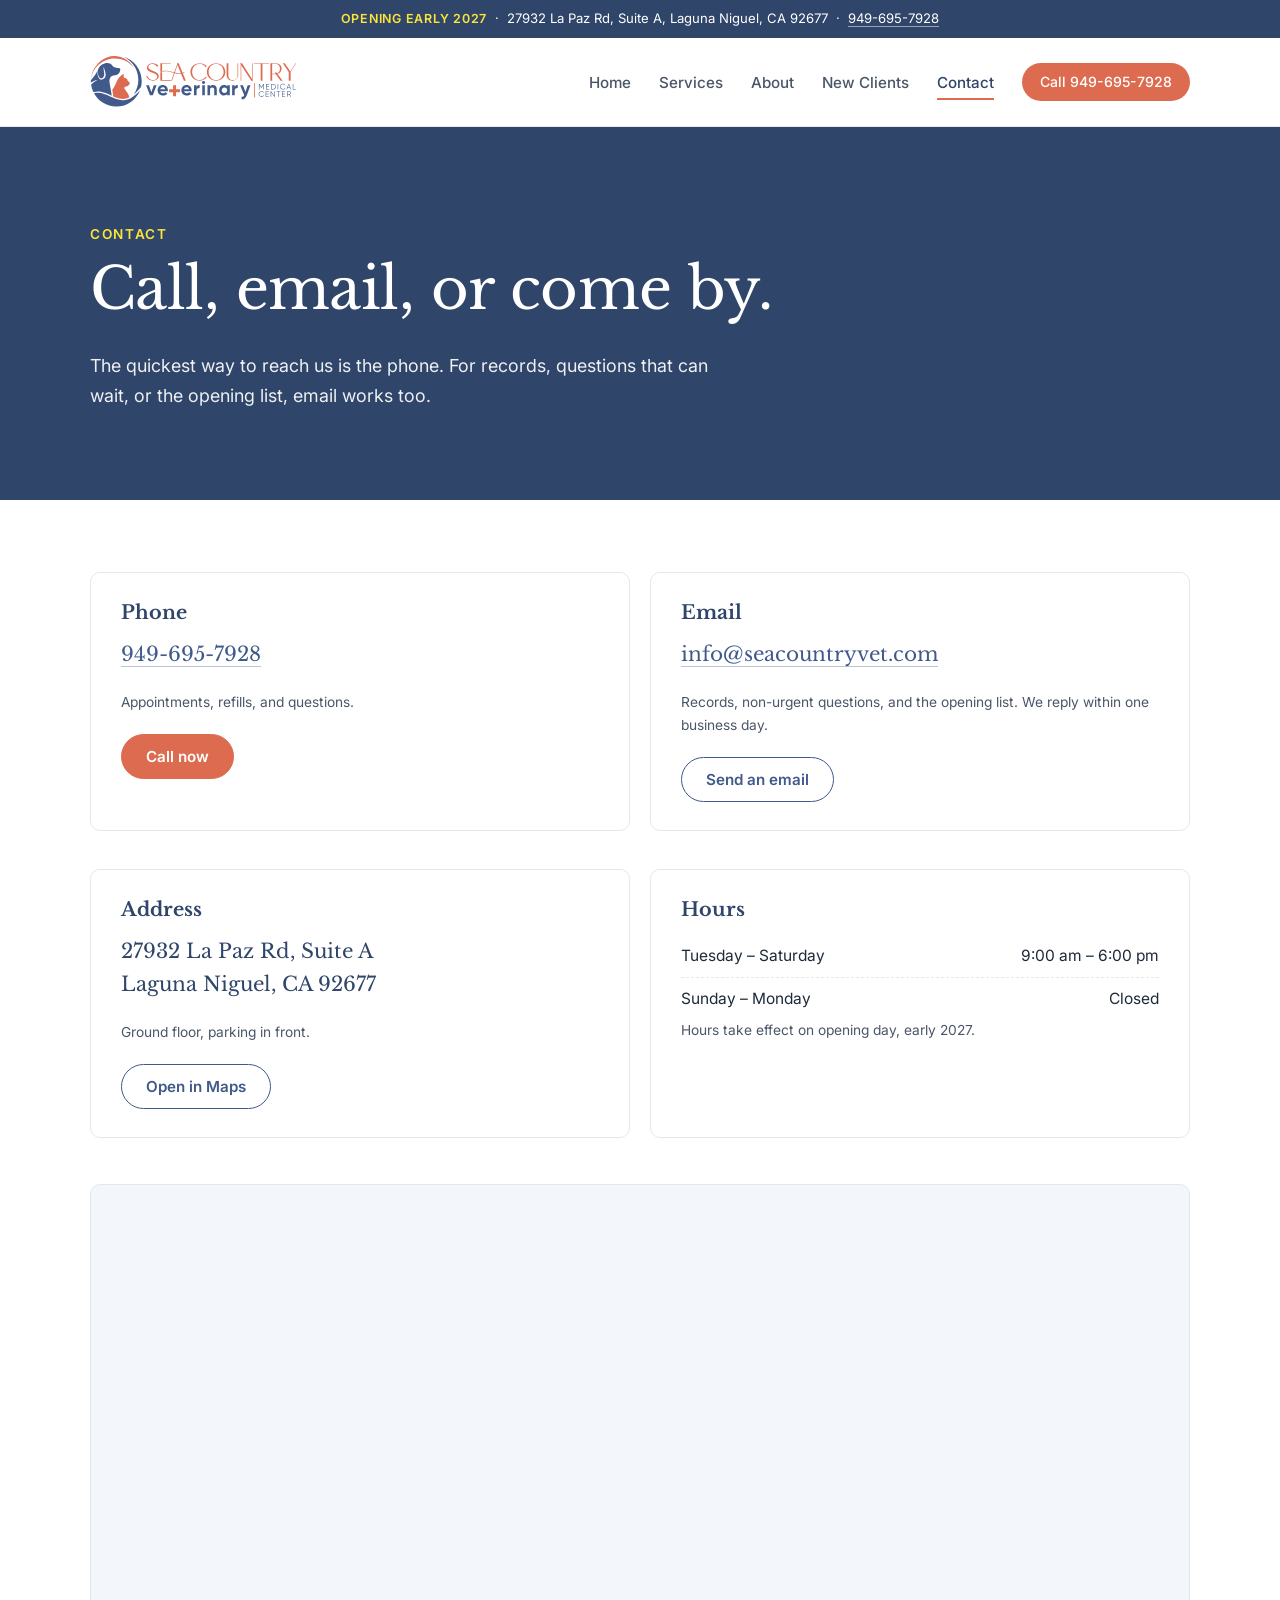
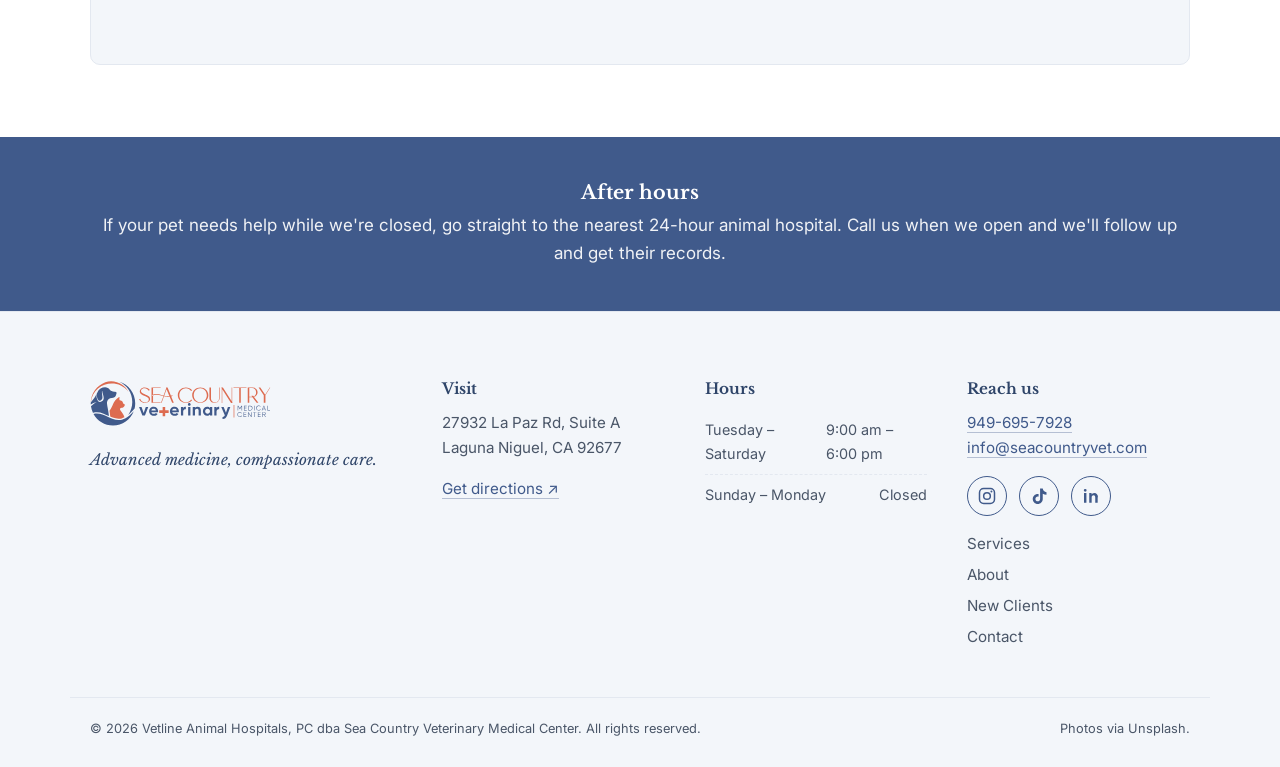
<file: contact.html>
<!DOCTYPE html>
<html lang="en">
<head>
<meta charset="UTF-8">
<meta name="viewport" content="width=device-width, initial-scale=1">
<title>Contact · Sea Country VMC</title>
<meta name="description" content="Phone, email, address, hours, and directions for Sea Country Veterinary Medical Center, 27932 La Paz Rd, Suite A, Laguna Niguel, CA 92677.">
<meta property="og:site_name" content="Sea Country Veterinary Medical Center">
<meta property="og:title" content="Contact · Sea Country VMC">
<meta property="og:description" content="Phone, email, address, hours, and directions for Sea Country Veterinary Medical Center, 27932 La Paz Rd, Suite A, Laguna Niguel, CA 92677.">
<meta property="og:image" content="https://static.wixstatic.com/media/da62e5_be3b20c76bf7468c872ce3744f5e3cf6~mv2.jpg/v1/fill/w_1200,h_630,al_c,q_80,enc_auto/da62e5_be3b20c76bf7468c872ce3744f5e3cf6~mv2.jpg">
<meta property="og:type" content="website">
<meta name="theme-color" content="#405A8B">
<link rel="icon" href="data:image/svg+xml,%3Csvg xmlns='http://www.w3.org/2000/svg' viewBox='0 0 64 64'%3E%3Crect width='64' height='64' rx='14' fill='%23405A8B'/%3E%3Cpath d='M26 14h12v12h12v12H38v12H26V38H14V26h12z' fill='%23DD6B50'/%3E%3C/svg%3E">
<link rel="preconnect" href="https://fonts.googleapis.com">
<link rel="preconnect" href="https://fonts.gstatic.com" crossorigin>
<link rel="preconnect" href="https://static.wixstatic.com">
<link href="https://fonts.googleapis.com/css2?family=Inter:wght@400;500;600&family=Libre+Baskerville:ital,wght@0,400;0,700;1,400&display=swap" rel="stylesheet">
<link rel="stylesheet" href="assets/style.css">
<script type="application/ld+json">
{"@context":"https://schema.org","@type":"VeterinaryCare","name":"Sea Country Veterinary Medical Center","telephone":"+19496957928","email":"info@seacountryvet.com","image":"https://static.wixstatic.com/media/da62e5_be3b20c76bf7468c872ce3744f5e3cf6~mv2.jpg/v1/fill/w_1200,h_630,al_c,q_80,enc_auto/da62e5_be3b20c76bf7468c872ce3744f5e3cf6~mv2.jpg",
 "address":{"@type":"PostalAddress","streetAddress":"27932 La Paz Rd, Suite A","addressLocality":"Laguna Niguel","addressRegion":"CA","postalCode":"92677","addressCountry":"US"},
 "openingHoursSpecification":[{"@type":"OpeningHoursSpecification","dayOfWeek":["Tuesday","Wednesday","Thursday","Friday","Saturday"],"opens":"09:00","closes":"18:00"}]}
</script>
</head>
<body>
<a class="skip" href="#main">Skip to content</a>
<div class="ribbon"><strong>Opening early 2027</strong> &nbsp;·&nbsp; 27932 La Paz Rd, Suite A, Laguna Niguel, CA 92677 &nbsp;·&nbsp; <a href="tel:+19496957928">949-695-7928</a></div>
<header class="header">
  <div class="wrap bar">
    <a class="brand" href="index.html"><img class="logo" src="assets/logo.svg" alt="Sea Country Veterinary Medical Center" width="241" height="74"></a>
    <nav class="nav" aria-label="Primary">
      <button class="burger" aria-expanded="false" aria-controls="menu" aria-label="Open menu"><span></span><span></span><span></span></button>
      <ul id="menu">
        <li><a href="index.html">Home</a></li><li><a href="services.html">Services</a></li><li><a href="about.html">About</a></li><li><a href="new-clients.html">New Clients</a></li><li><a href="contact.html" aria-current=page>Contact</a></li>
        <li class="cta"><a class="btn btn-coral" href="tel:+19496957928">Call 949-695-7928</a></li>
      </ul>
    </nav>
  </div>
</header>
<main id="main">

<section class="page-hero" style="background-image:url('https://static.wixstatic.com/media/da62e5_be3b20c76bf7468c872ce3744f5e3cf6~mv2.jpg/v1/fill/w_2000,h_1000,al_c,q_80,enc_auto/da62e5_be3b20c76bf7468c872ce3744f5e3cf6~mv2.jpg');background-position:center 30%">
  <div class="wrap page-hero-in">
    <p class="eyebrow light">Contact</p>
    <h1>Call, email, or come by.</h1>
    <p class="lede">The quickest way to reach us is the phone. For records, questions that can wait, or the opening list, email works too.</p>
  </div>
</section>

<section class="section">
  <div class="wrap contact-grid">
    <div class="card">
      <h3>Phone</h3>
      <p class="big"><a class="link" href="tel:+19496957928">949-695-7928</a></p>
      <p class="fine">Appointments, refills, and questions.</p>
      <a class="btn btn-coral" href="tel:+19496957928">Call now</a>
    </div>
    <div class="card">
      <h3>Email</h3>
      <p class="big"><a class="link" href="mailto:info@seacountryvet.com">info@seacountryvet.com</a></p>
      <p class="fine">Records, non-urgent questions, and the opening list. We reply within one business day.</p>
      <a class="btn btn-ghost" href="mailto:info@seacountryvet.com">Send an email</a>
    </div>
    <div class="card">
      <h3>Address</h3>
      <p class="big">27932 La Paz Rd, Suite A<br>Laguna Niguel, CA 92677</p>
      <p class="fine">Ground floor, parking in front.</p>
      <a class="btn btn-ghost" href="https://www.google.com/maps/search/?api=1&query=27932+La+Paz+Rd+Suite+A+Laguna+Niguel+CA+92677" target="_blank" rel="noopener">Open in Maps</a>
    </div>
    <div class="card">
      <h3>Hours</h3>
      <div class="row"><span>Tuesday – Saturday</span><span>9:00 am – 6:00 pm</span></div><div class="row"><span>Sunday – Monday</span><span>Closed</span></div>
      <p class="fine">Hours take effect on opening day, early 2027.</p>
    </div>
  </div>
  <div class="wrap">
    <div class="map-frame">
      <iframe title="Map to Sea Country Veterinary Medical Center" loading="lazy" referrerpolicy="no-referrer-when-downgrade" src="https://www.google.com/maps?q=27932+La+Paz+Rd+Suite+A,+Laguna+Niguel,+CA+92677&output=embed"></iframe>
    </div>
  </div>
</section>
<section class="band">
  <div class="wrap center">
    <h3>After hours</h3>
    <p>If your pet needs help while we're closed, go straight to the nearest 24-hour animal hospital. Call us when we open and we'll follow up and get their records.</p>
  </div>
</section>
</main>
<footer class="footer">
  <div class="wrap grid4">
    <div>
      <a class="brand" href="index.html"><img class="logo" src="assets/logo.svg" alt="Sea Country Veterinary Medical Center" width="241" height="74"></a>
      <p class="tag">Advanced medicine, compassionate care.</p>
    </div>
    <div>
      <h4>Visit</h4>
      <p>27932 La Paz Rd, Suite A<br>Laguna Niguel, CA 92677</p>
      <a class="link" href="https://www.google.com/maps/search/?api=1&query=27932+La+Paz+Rd+Suite+A+Laguna+Niguel+CA+92677" target="_blank" rel="noopener">Get directions ↗</a>
    </div>
    <div>
      <h4>Hours</h4>
      <div class="hours"><div class="row"><span>Tuesday – Saturday</span><span>9:00 am – 6:00 pm</span></div><div class="row"><span>Sunday – Monday</span><span>Closed</span></div></div>
    </div>
    <div>
      <h4>Reach us</h4>
      <p><a class="link" href="tel:+19496957928">949-695-7928</a><br><a class="link" href="mailto:info@seacountryvet.com">info@seacountryvet.com</a></p>
      <div class="social"><a href="https://www.instagram.com/seacountryvet" target="_blank" rel="noopener" aria-label="Sea Country on Instagram"><svg viewBox="0 0 24 24" aria-hidden="true"><rect x="3" y="3" width="18" height="18" rx="5" fill="none" stroke="currentColor" stroke-width="1.8"/><circle cx="12" cy="12" r="4" fill="none" stroke="currentColor" stroke-width="1.8"/><circle cx="17.3" cy="6.7" r="1.2" fill="currentColor"/></svg></a><a href="https://www.tiktok.com/@seacountryvet" target="_blank" rel="noopener" aria-label="Sea Country on TikTok"><svg viewBox="0 0 24 24" aria-hidden="true"><path d="M16.5 3c.4 2.6 2 4.2 4.5 4.4v3.2c-1.7 0-3.2-.5-4.5-1.4v6.3c0 3.3-2.7 6-6 6s-6-2.7-6-6 2.7-6 6-6c.3 0 .7 0 1 .1v3.3c-.3-.1-.6-.2-1-.2-1.5 0-2.8 1.3-2.8 2.8s1.3 2.8 2.8 2.8 2.8-1.3 2.8-2.8V3h3.2z" fill="currentColor"/></svg></a><a href="https://www.linkedin.com/company/144075186/" target="_blank" rel="noopener" aria-label="Sea Country on LinkedIn"><svg viewBox="0 0 24 24" aria-hidden="true"><path d="M6.5 8.5H3.6V20h2.9V8.5zM5.05 3.5a1.7 1.7 0 1 0 0 3.4 1.7 1.7 0 0 0 0-3.4zM20.4 13.6c0-3.3-1.8-5.3-4.4-5.3-1.7 0-2.8.9-3.3 1.8V8.5H9.9V20h2.9v-6c0-1.7.7-2.8 2.2-2.8 1.4 0 2.1 1 2.1 2.8v6h2.9v-6.4h.4z" fill="currentColor"/></svg></a></div>
      <ul class="flinks"><li><a href="services.html">Services</a></li><li><a href="about.html">About</a></li><li><a href="new-clients.html">New Clients</a></li><li><a href="contact.html">Contact</a></li></ul>
    </div>
  </div>
  <div class="wrap legal">
    <span>© 2026 Vetline Animal Hospitals, PC dba Sea Country Veterinary Medical Center. All rights reserved.</span>
    <span>Photos via Unsplash.</span>
  </div>
</footer>
<dialog id="opening-list" class="modal" aria-labelledby="ol-title">
  <div class="modal-head">
    <div><p class="eyebrow">Opening early 2027</p><h3 id="ol-title">Join the opening list</h3></div>
    <button type="button" class="modal-close" aria-label="Close">&times;</button>
  </div>
  <div class="modal-body"><p class="fine">Loading…</p></div>
</dialog>
<script type="module" src="assets/openlist.js"></script>
<script>
(function(){
  var b=document.querySelector('.burger'),m=document.getElementById('menu');
  if(!b)return;b.addEventListener('click',function(){var o=m.classList.toggle('open');b.setAttribute('aria-expanded',o);});
})();
</script>
</body>
</html>
</file>
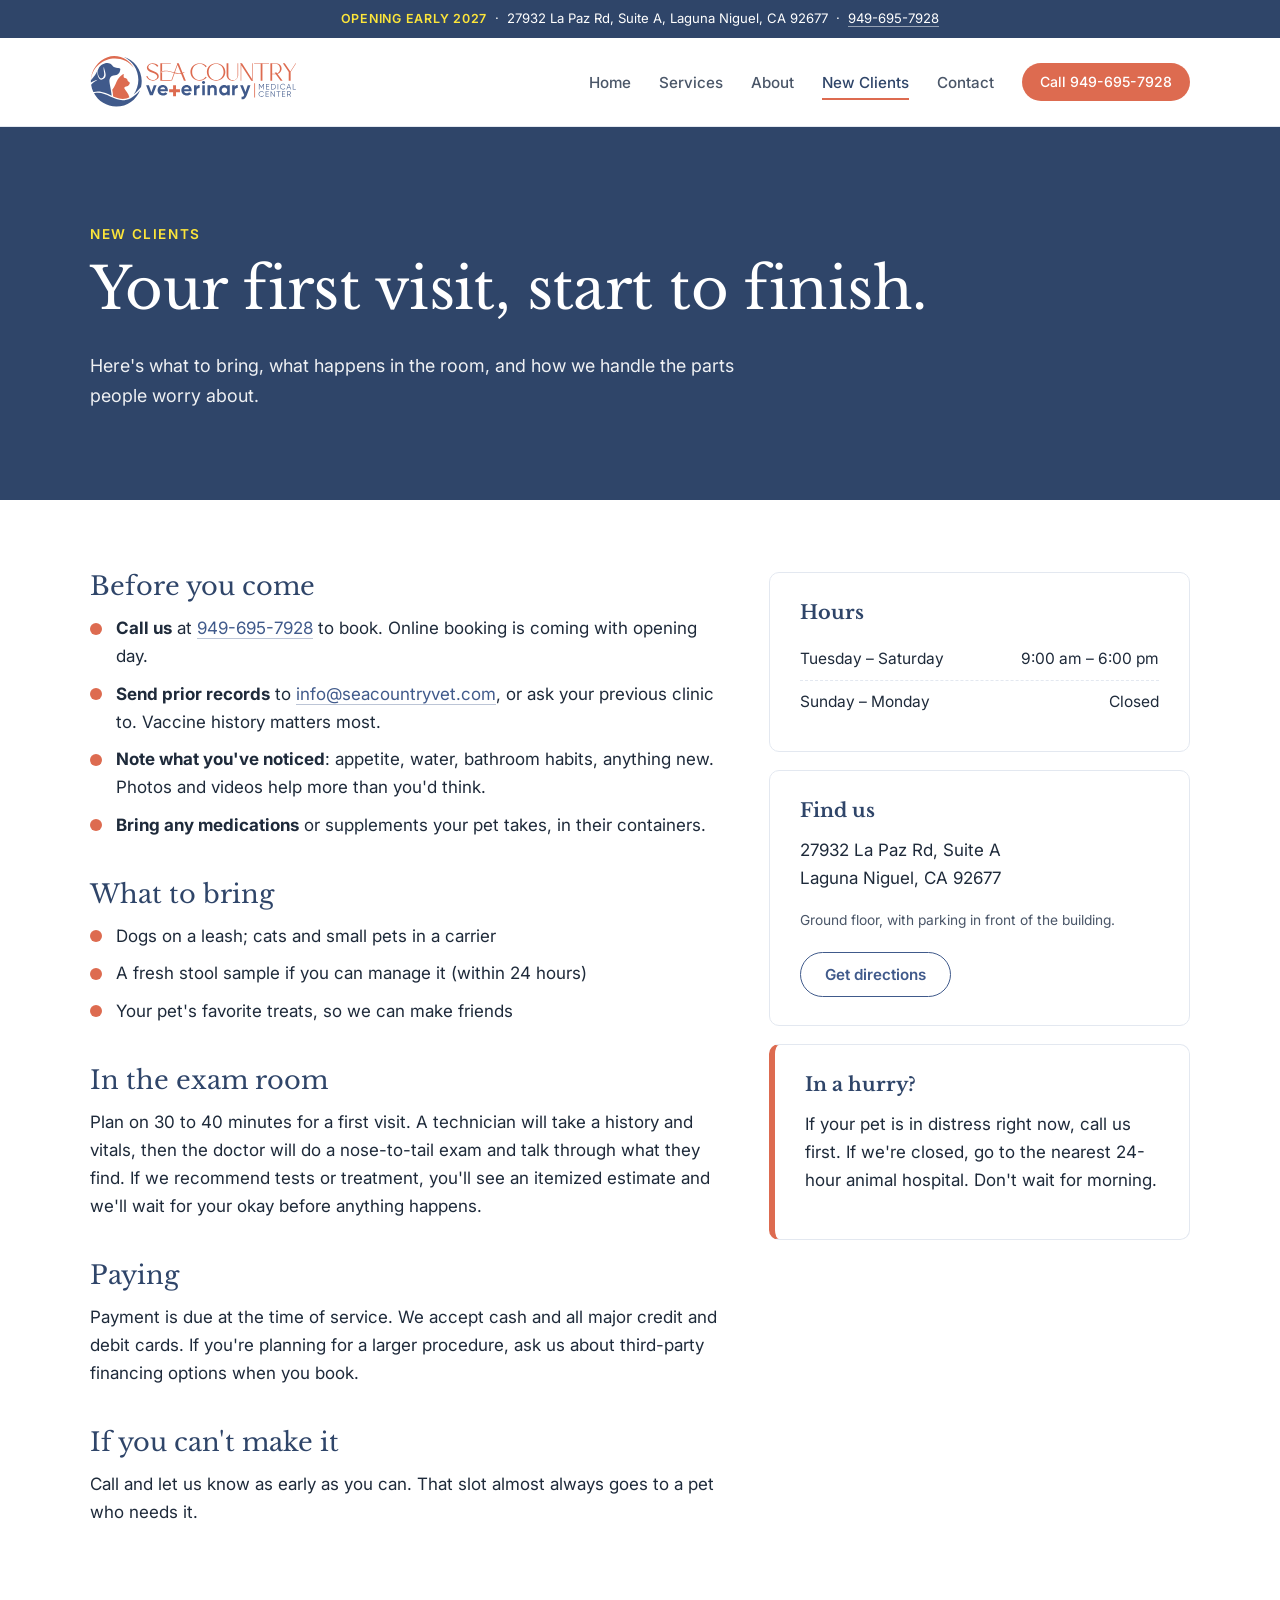
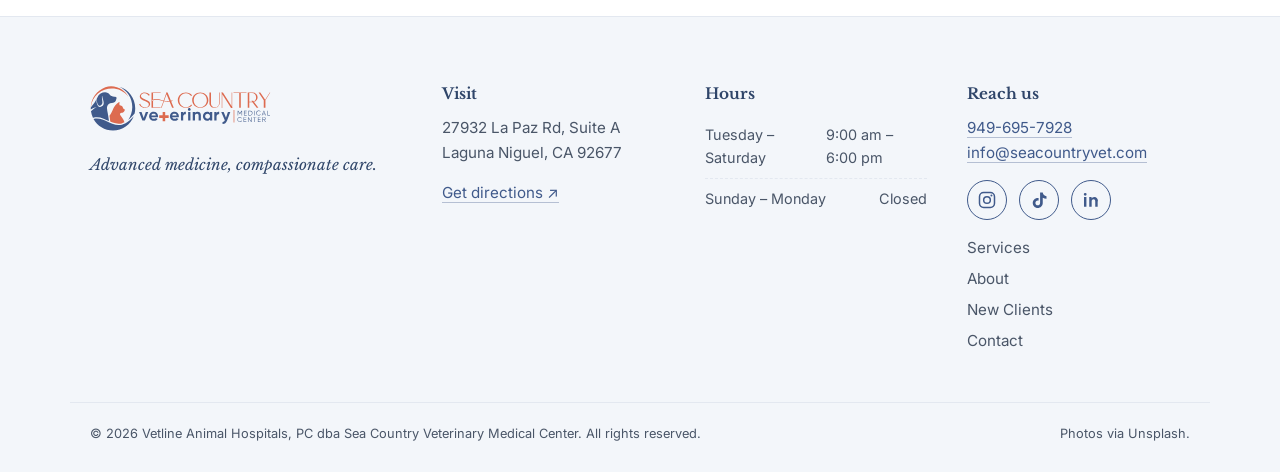
<file: new-clients.html>
<!DOCTYPE html>
<html lang="en">
<head>
<meta charset="UTF-8">
<meta name="viewport" content="width=device-width, initial-scale=1">
<title>New Clients · Sea Country VMC</title>
<meta name="description" content="What to bring, what to expect, and how to prepare for your first visit to Sea Country Veterinary Medical Center in Laguna Niguel.">
<meta property="og:site_name" content="Sea Country Veterinary Medical Center">
<meta property="og:title" content="New Clients · Sea Country VMC">
<meta property="og:description" content="What to bring, what to expect, and how to prepare for your first visit to Sea Country Veterinary Medical Center in Laguna Niguel.">
<meta property="og:image" content="https://static.wixstatic.com/media/da62e5_1974332eb0dd4548850d87ebc6987e7b~mv2.jpg/v1/fill/w_1200,h_630,al_c,q_80,enc_auto/da62e5_1974332eb0dd4548850d87ebc6987e7b~mv2.jpg">
<meta property="og:type" content="website">
<meta name="theme-color" content="#405A8B">
<link rel="icon" href="data:image/svg+xml,%3Csvg xmlns='http://www.w3.org/2000/svg' viewBox='0 0 64 64'%3E%3Crect width='64' height='64' rx='14' fill='%23405A8B'/%3E%3Cpath d='M26 14h12v12h12v12H38v12H26V38H14V26h12z' fill='%23DD6B50'/%3E%3C/svg%3E">
<link rel="preconnect" href="https://fonts.googleapis.com">
<link rel="preconnect" href="https://fonts.gstatic.com" crossorigin>
<link rel="preconnect" href="https://static.wixstatic.com">
<link href="https://fonts.googleapis.com/css2?family=Inter:wght@400;500;600&family=Libre+Baskerville:ital,wght@0,400;0,700;1,400&display=swap" rel="stylesheet">
<link rel="stylesheet" href="assets/style.css">
<script type="application/ld+json">
{"@context":"https://schema.org","@type":"VeterinaryCare","name":"Sea Country Veterinary Medical Center","telephone":"+19496957928","email":"info@seacountryvet.com","image":"https://static.wixstatic.com/media/da62e5_1974332eb0dd4548850d87ebc6987e7b~mv2.jpg/v1/fill/w_1200,h_630,al_c,q_80,enc_auto/da62e5_1974332eb0dd4548850d87ebc6987e7b~mv2.jpg",
 "address":{"@type":"PostalAddress","streetAddress":"27932 La Paz Rd, Suite A","addressLocality":"Laguna Niguel","addressRegion":"CA","postalCode":"92677","addressCountry":"US"},
 "openingHoursSpecification":[{"@type":"OpeningHoursSpecification","dayOfWeek":["Tuesday","Wednesday","Thursday","Friday","Saturday"],"opens":"09:00","closes":"18:00"}]}
</script>
</head>
<body>
<a class="skip" href="#main">Skip to content</a>
<div class="ribbon"><strong>Opening early 2027</strong> &nbsp;·&nbsp; 27932 La Paz Rd, Suite A, Laguna Niguel, CA 92677 &nbsp;·&nbsp; <a href="tel:+19496957928">949-695-7928</a></div>
<header class="header">
  <div class="wrap bar">
    <a class="brand" href="index.html"><img class="logo" src="assets/logo.svg" alt="Sea Country Veterinary Medical Center" width="241" height="74"></a>
    <nav class="nav" aria-label="Primary">
      <button class="burger" aria-expanded="false" aria-controls="menu" aria-label="Open menu"><span></span><span></span><span></span></button>
      <ul id="menu">
        <li><a href="index.html">Home</a></li><li><a href="services.html">Services</a></li><li><a href="about.html">About</a></li><li><a href="new-clients.html" aria-current=page>New Clients</a></li><li><a href="contact.html">Contact</a></li>
        <li class="cta"><a class="btn btn-coral" href="tel:+19496957928">Call 949-695-7928</a></li>
      </ul>
    </nav>
  </div>
</header>
<main id="main">

<section class="page-hero" style="background-image:url('https://static.wixstatic.com/media/da62e5_1974332eb0dd4548850d87ebc6987e7b~mv2.jpg/v1/fill/w_2000,h_1000,al_c,q_80,enc_auto/da62e5_1974332eb0dd4548850d87ebc6987e7b~mv2.jpg');background-position:center 100%">
  <div class="wrap page-hero-in">
    <p class="eyebrow light">New clients</p>
    <h1>Your first visit, start to finish.</h1>
    <p class="lede">Here's what to bring, what happens in the room, and how we handle the parts people worry about.</p>
  </div>
</section>

<section class="section">
  <div class="wrap two-col">
    <div class="prose">
      <h2>Before you come</h2>
      <ul class="checks">
        <li><strong>Call us</strong> at <a class="link" href="tel:+19496957928">949-695-7928</a> to book. Online booking is coming with opening day.</li>
        <li><strong>Send prior records</strong> to <a class="link" href="mailto:info@seacountryvet.com">info@seacountryvet.com</a>, or ask your previous clinic to. Vaccine history matters most.</li>
        <li><strong>Note what you've noticed</strong>: appetite, water, bathroom habits, anything new. Photos and videos help more than you'd think.</li>
        <li><strong>Bring any medications</strong> or supplements your pet takes, in their containers.</li>
      </ul>
      <h2>What to bring</h2>
      <ul class="checks">
        <li>Dogs on a leash; cats and small pets in a carrier</li>
        <li>A fresh stool sample if you can manage it (within 24 hours)</li>
        <li>Your pet's favorite treats, so we can make friends</li>
      </ul>
      <h2>In the exam room</h2>
      <p>Plan on 30 to 40 minutes for a first visit. A technician will take a history and vitals, then the doctor will do a nose-to-tail exam and talk through what they find. If we recommend tests or treatment, you'll see an itemized estimate and we'll wait for your okay before anything happens.</p>
      <h2>Paying</h2>
      <p>Payment is due at the time of service. We accept cash and all major credit and debit cards. If you're planning for a larger procedure, ask us about third-party financing options when you book.</p>
      <h2>If you can't make it</h2>
      <p>Call and let us know as early as you can. That slot almost always goes to a pet who needs it.</p>
    </div>
    <aside class="side">
      <div class="card">
        <h3>Hours</h3>
        <div class="row"><span>Tuesday – Saturday</span><span>9:00 am – 6:00 pm</span></div><div class="row"><span>Sunday – Monday</span><span>Closed</span></div>
      </div>
      <div class="card">
        <h3>Find us</h3>
        <p>27932 La Paz Rd, Suite A<br>Laguna Niguel, CA 92677</p>
        <p class="fine">Ground floor, with parking in front of the building.</p>
        <a class="btn btn-ghost" href="https://www.google.com/maps/search/?api=1&query=27932+La+Paz+Rd+Suite+A+Laguna+Niguel+CA+92677" target="_blank" rel="noopener">Get directions</a>
      </div>
      <div class="card coral">
        <h3>In a hurry?</h3>
        <p>If your pet is in distress right now, call us first. If we're closed, go to the nearest 24-hour animal hospital. Don't wait for morning.</p>
      </div>
    </aside>
  </div>
</section>
</main>
<footer class="footer">
  <div class="wrap grid4">
    <div>
      <a class="brand" href="index.html"><img class="logo" src="assets/logo.svg" alt="Sea Country Veterinary Medical Center" width="241" height="74"></a>
      <p class="tag">Advanced medicine, compassionate care.</p>
    </div>
    <div>
      <h4>Visit</h4>
      <p>27932 La Paz Rd, Suite A<br>Laguna Niguel, CA 92677</p>
      <a class="link" href="https://www.google.com/maps/search/?api=1&query=27932+La+Paz+Rd+Suite+A+Laguna+Niguel+CA+92677" target="_blank" rel="noopener">Get directions ↗</a>
    </div>
    <div>
      <h4>Hours</h4>
      <div class="hours"><div class="row"><span>Tuesday – Saturday</span><span>9:00 am – 6:00 pm</span></div><div class="row"><span>Sunday – Monday</span><span>Closed</span></div></div>
    </div>
    <div>
      <h4>Reach us</h4>
      <p><a class="link" href="tel:+19496957928">949-695-7928</a><br><a class="link" href="mailto:info@seacountryvet.com">info@seacountryvet.com</a></p>
      <div class="social"><a href="https://www.instagram.com/seacountryvet" target="_blank" rel="noopener" aria-label="Sea Country on Instagram"><svg viewBox="0 0 24 24" aria-hidden="true"><rect x="3" y="3" width="18" height="18" rx="5" fill="none" stroke="currentColor" stroke-width="1.8"/><circle cx="12" cy="12" r="4" fill="none" stroke="currentColor" stroke-width="1.8"/><circle cx="17.3" cy="6.7" r="1.2" fill="currentColor"/></svg></a><a href="https://www.tiktok.com/@seacountryvet" target="_blank" rel="noopener" aria-label="Sea Country on TikTok"><svg viewBox="0 0 24 24" aria-hidden="true"><path d="M16.5 3c.4 2.6 2 4.2 4.5 4.4v3.2c-1.7 0-3.2-.5-4.5-1.4v6.3c0 3.3-2.7 6-6 6s-6-2.7-6-6 2.7-6 6-6c.3 0 .7 0 1 .1v3.3c-.3-.1-.6-.2-1-.2-1.5 0-2.8 1.3-2.8 2.8s1.3 2.8 2.8 2.8 2.8-1.3 2.8-2.8V3h3.2z" fill="currentColor"/></svg></a><a href="https://www.linkedin.com/company/144075186/" target="_blank" rel="noopener" aria-label="Sea Country on LinkedIn"><svg viewBox="0 0 24 24" aria-hidden="true"><path d="M6.5 8.5H3.6V20h2.9V8.5zM5.05 3.5a1.7 1.7 0 1 0 0 3.4 1.7 1.7 0 0 0 0-3.4zM20.4 13.6c0-3.3-1.8-5.3-4.4-5.3-1.7 0-2.8.9-3.3 1.8V8.5H9.9V20h2.9v-6c0-1.7.7-2.8 2.2-2.8 1.4 0 2.1 1 2.1 2.8v6h2.9v-6.4h.4z" fill="currentColor"/></svg></a></div>
      <ul class="flinks"><li><a href="services.html">Services</a></li><li><a href="about.html">About</a></li><li><a href="new-clients.html">New Clients</a></li><li><a href="contact.html">Contact</a></li></ul>
    </div>
  </div>
  <div class="wrap legal">
    <span>© 2026 Vetline Animal Hospitals, PC dba Sea Country Veterinary Medical Center. All rights reserved.</span>
    <span>Photos via Unsplash.</span>
  </div>
</footer>
<dialog id="opening-list" class="modal" aria-labelledby="ol-title">
  <div class="modal-head">
    <div><p class="eyebrow">Opening early 2027</p><h3 id="ol-title">Join the opening list</h3></div>
    <button type="button" class="modal-close" aria-label="Close">&times;</button>
  </div>
  <div class="modal-body"><p class="fine">Loading…</p></div>
</dialog>
<script type="module" src="assets/openlist.js"></script>
<script>
(function(){
  var b=document.querySelector('.burger'),m=document.getElementById('menu');
  if(!b)return;b.addEventListener('click',function(){var o=m.classList.toggle('open');b.setAttribute('aria-expanded',o);});
})();
</script>
</body>
</html>
</file>
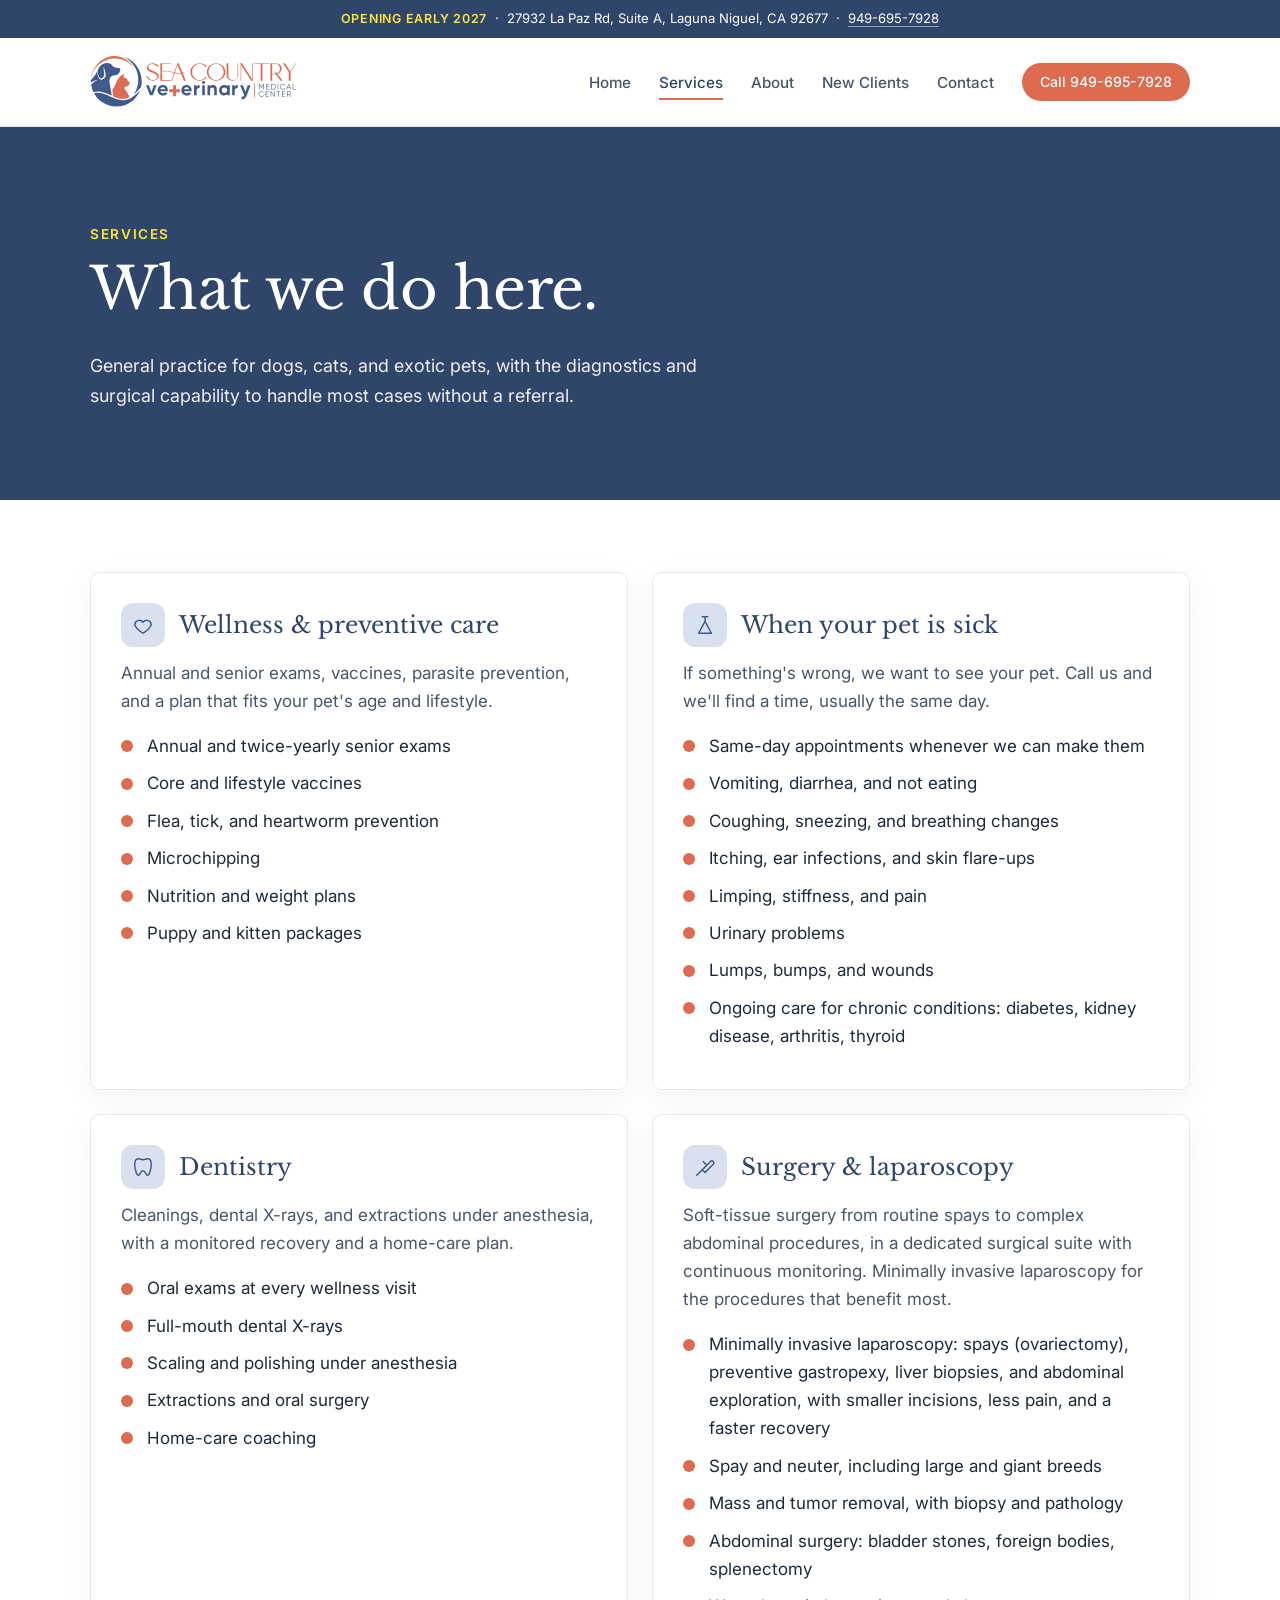
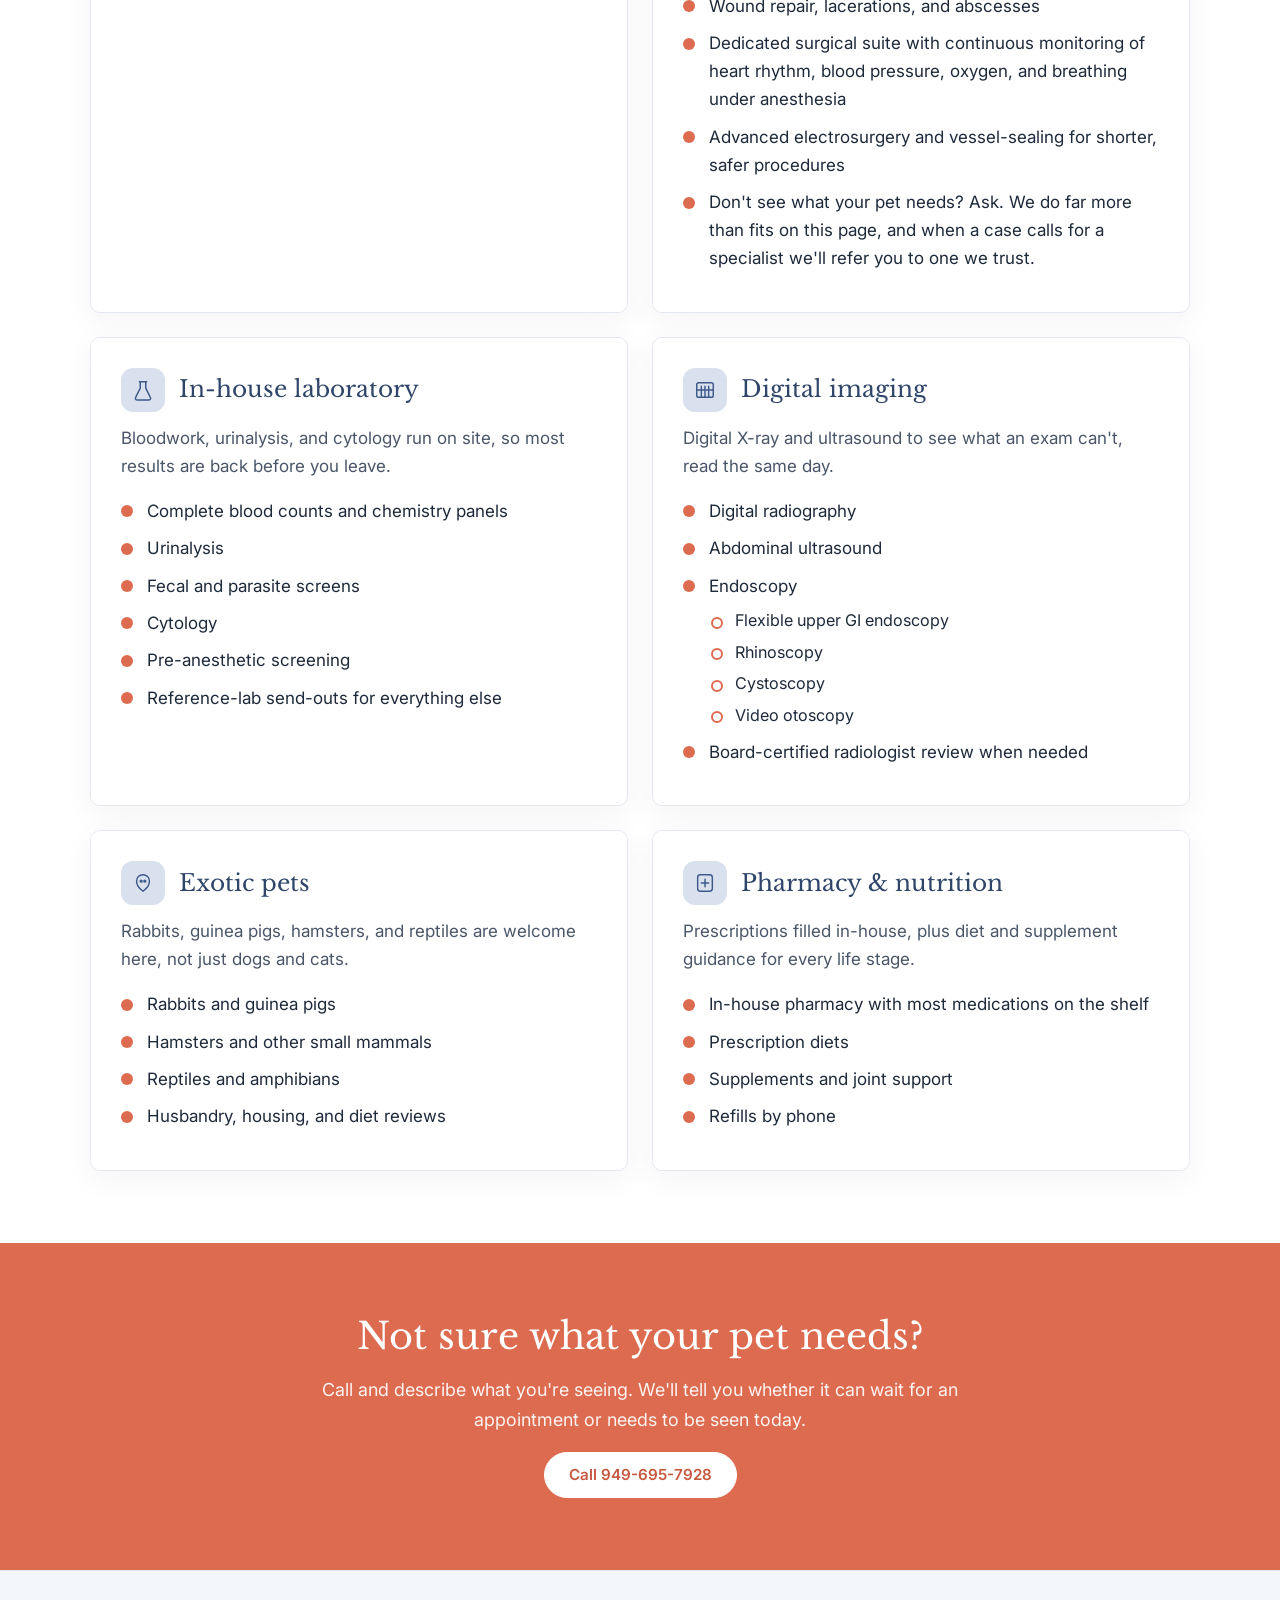
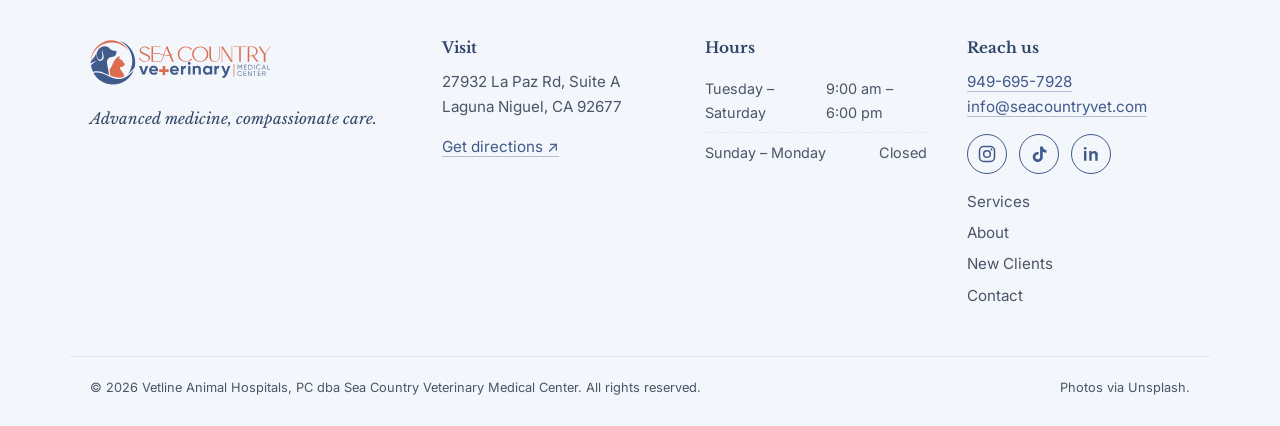
<file: services.html>
<!DOCTYPE html>
<html lang="en">
<head>
<meta charset="UTF-8">
<meta name="viewport" content="width=device-width, initial-scale=1">
<title>Services · Sea Country VMC</title>
<meta name="description" content="Wellness care, sick visits, dentistry, surgery, in-house lab, digital imaging, and exotic pet care at Sea Country Veterinary Medical Center in Laguna Niguel.">
<meta property="og:site_name" content="Sea Country Veterinary Medical Center">
<meta property="og:title" content="Services · Sea Country VMC">
<meta property="og:description" content="Wellness care, sick visits, dentistry, surgery, in-house lab, digital imaging, and exotic pet care at Sea Country Veterinary Medical Center in Laguna Niguel.">
<meta property="og:image" content="https://static.wixstatic.com/media/da62e5_3b06638d58404ed5b246034b8c2add19~mv2.jpg/v1/fill/w_1200,h_630,al_c,q_80,enc_auto/da62e5_3b06638d58404ed5b246034b8c2add19~mv2.jpg">
<meta property="og:type" content="website">
<meta name="theme-color" content="#405A8B">
<link rel="icon" href="data:image/svg+xml,%3Csvg xmlns='http://www.w3.org/2000/svg' viewBox='0 0 64 64'%3E%3Crect width='64' height='64' rx='14' fill='%23405A8B'/%3E%3Cpath d='M26 14h12v12h12v12H38v12H26V38H14V26h12z' fill='%23DD6B50'/%3E%3C/svg%3E">
<link rel="preconnect" href="https://fonts.googleapis.com">
<link rel="preconnect" href="https://fonts.gstatic.com" crossorigin>
<link rel="preconnect" href="https://static.wixstatic.com">
<link href="https://fonts.googleapis.com/css2?family=Inter:wght@400;500;600&family=Libre+Baskerville:ital,wght@0,400;0,700;1,400&display=swap" rel="stylesheet">
<link rel="stylesheet" href="assets/style.css">
<script type="application/ld+json">
{"@context":"https://schema.org","@type":"VeterinaryCare","name":"Sea Country Veterinary Medical Center","telephone":"+19496957928","email":"info@seacountryvet.com","image":"https://static.wixstatic.com/media/da62e5_3b06638d58404ed5b246034b8c2add19~mv2.jpg/v1/fill/w_1200,h_630,al_c,q_80,enc_auto/da62e5_3b06638d58404ed5b246034b8c2add19~mv2.jpg",
 "address":{"@type":"PostalAddress","streetAddress":"27932 La Paz Rd, Suite A","addressLocality":"Laguna Niguel","addressRegion":"CA","postalCode":"92677","addressCountry":"US"},
 "openingHoursSpecification":[{"@type":"OpeningHoursSpecification","dayOfWeek":["Tuesday","Wednesday","Thursday","Friday","Saturday"],"opens":"09:00","closes":"18:00"}]}
</script>
</head>
<body>
<a class="skip" href="#main">Skip to content</a>
<div class="ribbon"><strong>Opening early 2027</strong> &nbsp;·&nbsp; 27932 La Paz Rd, Suite A, Laguna Niguel, CA 92677 &nbsp;·&nbsp; <a href="tel:+19496957928">949-695-7928</a></div>
<header class="header">
  <div class="wrap bar">
    <a class="brand" href="index.html"><img class="logo" src="assets/logo.svg" alt="Sea Country Veterinary Medical Center" width="241" height="74"></a>
    <nav class="nav" aria-label="Primary">
      <button class="burger" aria-expanded="false" aria-controls="menu" aria-label="Open menu"><span></span><span></span><span></span></button>
      <ul id="menu">
        <li><a href="index.html">Home</a></li><li><a href="services.html" aria-current=page>Services</a></li><li><a href="about.html">About</a></li><li><a href="new-clients.html">New Clients</a></li><li><a href="contact.html">Contact</a></li>
        <li class="cta"><a class="btn btn-coral" href="tel:+19496957928">Call 949-695-7928</a></li>
      </ul>
    </nav>
  </div>
</header>
<main id="main">

<section class="page-hero" style="background-image:url('https://static.wixstatic.com/media/da62e5_3b06638d58404ed5b246034b8c2add19~mv2.jpg/v1/fill/w_2000,h_520,al_c,q_80,enc_auto/da62e5_3b06638d58404ed5b246034b8c2add19~mv2.jpg')">
  <div class="wrap page-hero-in">
    <p class="eyebrow light">Services</p>
    <h1>What we do here.</h1>
    <p class="lede">General practice for dogs, cats, and exotic pets, with the diagnostics and surgical capability to handle most cases without a referral.</p>
  </div>
</section>

<section class="section">
  <div class="wrap svc-list">
    <article class="svc" id="wellness" style="--svc-img:url('https://static.wixstatic.com/media/da62e5_ef18325d48804b47a3715fbe9e85fdde~mv2.jpg/v1/fill/w_1000,h_900,al_c,q_70,enc_auto/da62e5_ef18325d48804b47a3715fbe9e85fdde~mv2.jpg');--svc-pos:center 40%">
      <div class="svc-head"><div class="ico-wrap"><svg class="ico" viewBox="0 0 24 24" fill="none" stroke="currentColor" stroke-width="1.6" stroke-linecap="round" stroke-linejoin="round" aria-hidden="true"><path d="M12 21s-7-4.5-9-9a5 5 0 0 1 9-3 5 5 0 0 1 9 3c-2 4.5-9 9-9 9z"/></svg></div><h2>Wellness & preventive care</h2></div>
      <p>Annual and senior exams, vaccines, parasite prevention, and a plan that fits your pet's age and lifestyle.</p>
      <ul class="checks"><li>Annual and twice-yearly senior exams</li><li>Core and lifestyle vaccines</li><li>Flea, tick, and heartworm prevention</li><li>Microchipping</li><li>Nutrition and weight plans</li><li>Puppy and kitten packages</li></ul>
    </article><article class="svc" id="sick" style="--svc-img:url('https://static.wixstatic.com/media/da62e5_97c15e13f1c54df78cdb54f45006a4c7~mv2.jpg/v1/fill/w_1000,h_900,al_c,q_70,enc_auto/da62e5_97c15e13f1c54df78cdb54f45006a4c7~mv2.jpg');--svc-pos:center 35%">
      <div class="svc-head"><div class="ico-wrap"><svg class="ico" viewBox="0 0 24 24" fill="none" stroke="currentColor" stroke-width="1.6" stroke-linecap="round" stroke-linejoin="round" aria-hidden="true"><path d="M9 3h6M12 3v5M5 21l7-13 7 13H5z"/></svg></div><h2>When your pet is sick</h2></div>
      <p>If something's wrong, we want to see your pet. Call us and we'll find a time, usually the same day.</p>
      <ul class="checks"><li>Same-day appointments whenever we can make them</li><li>Vomiting, diarrhea, and not eating</li><li>Coughing, sneezing, and breathing changes</li><li>Itching, ear infections, and skin flare-ups</li><li>Limping, stiffness, and pain</li><li>Urinary problems</li><li>Lumps, bumps, and wounds</li><li>Ongoing care for chronic conditions: diabetes, kidney disease, arthritis, thyroid</li></ul>
    </article><article class="svc" id="dental" style="--svc-img:url('https://static.wixstatic.com/media/da62e5_b2277dd1fc86485782c900a5144c12a3~mv2.jpg/v1/fill/w_1000,h_900,al_c,q_70,enc_auto/da62e5_b2277dd1fc86485782c900a5144c12a3~mv2.jpg');--svc-pos:center 40%">
      <div class="svc-head"><div class="ico-wrap"><svg class="ico" viewBox="0 0 24 24" fill="none" stroke="currentColor" stroke-width="1.6" stroke-linecap="round" stroke-linejoin="round" aria-hidden="true"><path d="M7 3c-3 0-4 3-4 6 0 5 2 12 4 12s2-5 5-5 3 5 5 5 4-7 4-12c0-3-1-6-4-6-2 0-3 1-5 1S9 3 7 3z"/></svg></div><h2>Dentistry</h2></div>
      <p>Cleanings, dental X-rays, and extractions under anesthesia, with a monitored recovery and a home-care plan.</p>
      <ul class="checks"><li>Oral exams at every wellness visit</li><li>Full-mouth dental X-rays</li><li>Scaling and polishing under anesthesia</li><li>Extractions and oral surgery</li><li>Home-care coaching</li></ul>
    </article><article class="svc" id="surgery" style="--svc-img:url('https://static.wixstatic.com/media/da62e5_a895348497f44648ab4d24ff6cd1cd1c~mv2.jpg/v1/fill/w_1000,h_900,al_c,q_70,enc_auto/da62e5_a895348497f44648ab4d24ff6cd1cd1c~mv2.jpg');--svc-pos:center 30%">
      <div class="svc-head"><div class="ico-wrap"><svg class="ico" viewBox="0 0 24 24" fill="none" stroke="currentColor" stroke-width="1.6" stroke-linecap="round" stroke-linejoin="round" aria-hidden="true"><path d="M3 21l6-6M9 15l9-9a2.1 2.1 0 0 1 3 3l-9 9-3-3zM14 10l-4-4"/></svg></div><h2>Surgery & laparoscopy</h2></div>
      <p>Soft-tissue surgery from routine spays to complex abdominal procedures, in a dedicated surgical suite with continuous monitoring. Minimally invasive laparoscopy for the procedures that benefit most.</p>
      <ul class="checks"><li>Minimally invasive laparoscopy: spays (ovariectomy), preventive gastropexy, liver biopsies, and abdominal exploration, with smaller incisions, less pain, and a faster recovery</li><li>Spay and neuter, including large and giant breeds</li><li>Mass and tumor removal, with biopsy and pathology</li><li>Abdominal surgery: bladder stones, foreign bodies, splenectomy</li><li>Wound repair, lacerations, and abscesses</li><li>Dedicated surgical suite with continuous monitoring of heart rhythm, blood pressure, oxygen, and breathing under anesthesia</li><li>Advanced electrosurgery and vessel-sealing for shorter, safer procedures</li><li>Don't see what your pet needs? Ask. We do far more than fits on this page, and when a case calls for a specialist we'll refer you to one we trust.</li></ul>
    </article><article class="svc" id="lab" style="--svc-img:url('https://static.wixstatic.com/media/da62e5_bc17a283665e4950b40a55327d9f6faf~mv2.jpg/v1/fill/w_1000,h_900,al_c,q_70,enc_auto/da62e5_bc17a283665e4950b40a55327d9f6faf~mv2.jpg');--svc-pos:center">
      <div class="svc-head"><div class="ico-wrap"><svg class="ico" viewBox="0 0 24 24" fill="none" stroke="currentColor" stroke-width="1.6" stroke-linecap="round" stroke-linejoin="round" aria-hidden="true"><path d="M9 3v7L4 20a2 2 0 0 0 2 3h12a2 2 0 0 0 2-3l-5-10V3M8 3h8"/></svg></div><h2>In-house laboratory</h2></div>
      <p>Bloodwork, urinalysis, and cytology run on site, so most results are back before you leave.</p>
      <ul class="checks"><li>Complete blood counts and chemistry panels</li><li>Urinalysis</li><li>Fecal and parasite screens</li><li>Cytology</li><li>Pre-anesthetic screening</li><li>Reference-lab send-outs for everything else</li></ul>
    </article><article class="svc" id="imaging" style="--svc-img:url('https://static.wixstatic.com/media/da62e5_c9f432091a2b4506bfb918bf2d8ed1fa~mv2.jpg/v1/fill/w_1000,h_900,al_c,q_70,enc_auto/da62e5_c9f432091a2b4506bfb918bf2d8ed1fa~mv2.jpg');--svc-pos:center 45%">
      <div class="svc-head"><div class="ico-wrap"><svg class="ico" viewBox="0 0 24 24" fill="none" stroke="currentColor" stroke-width="1.6" stroke-linecap="round" stroke-linejoin="round" aria-hidden="true"><rect x="3" y="4" width="18" height="16" rx="2"/><path d="M8 20V8M12 20V8M16 20V8M3 12h18"/></svg></div><h2>Digital imaging</h2></div>
      <p>Digital X-ray and ultrasound to see what an exam can't, read the same day.</p>
      <ul class="checks"><li>Digital radiography</li><li>Abdominal ultrasound</li><li>Endoscopy<ul><li>Flexible upper GI endoscopy</li><li>Rhinoscopy</li><li>Cystoscopy</li><li>Video otoscopy</li></ul></li><li>Board-certified radiologist review when needed</li></ul>
    </article><article class="svc" id="exotics" style="--svc-img:url('https://static.wixstatic.com/media/da62e5_3bb6370855984c6aa242c04df603a16c~mv2.jpg/v1/fill/w_1000,h_900,al_c,q_70,enc_auto/da62e5_3bb6370855984c6aa242c04df603a16c~mv2.jpg');--svc-pos:center 45%">
      <div class="svc-head"><div class="ico-wrap"><svg class="ico" viewBox="0 0 24 24" fill="none" stroke="currentColor" stroke-width="1.6" stroke-linecap="round" stroke-linejoin="round" aria-hidden="true"><path d="M12 3c4 0 7 3 7 7 0 5-3 8-7 11-4-3-7-6-7-11 0-4 3-7 7-7z"/><circle cx="10" cy="10" r="1"/><circle cx="14" cy="10" r="1"/></svg></div><h2>Exotic pets</h2></div>
      <p>Rabbits, guinea pigs, hamsters, and reptiles are welcome here, not just dogs and cats.</p>
      <ul class="checks"><li>Rabbits and guinea pigs</li><li>Hamsters and other small mammals</li><li>Reptiles and amphibians</li><li>Husbandry, housing, and diet reviews</li></ul>
    </article><article class="svc" id="pharmacy" style="--svc-img:url('https://static.wixstatic.com/media/da62e5_6f34d2878fdf45ef8cab1c5c6551fc40~mv2.jpg/v1/fill/w_1000,h_900,al_c,q_70,enc_auto/da62e5_6f34d2878fdf45ef8cab1c5c6551fc40~mv2.jpg');--svc-pos:center">
      <div class="svc-head"><div class="ico-wrap"><svg class="ico" viewBox="0 0 24 24" fill="none" stroke="currentColor" stroke-width="1.6" stroke-linecap="round" stroke-linejoin="round" aria-hidden="true"><rect x="4" y="3" width="16" height="18" rx="3"/><path d="M12 8v8M8 12h8"/></svg></div><h2>Pharmacy & nutrition</h2></div>
      <p>Prescriptions filled in-house, plus diet and supplement guidance for every life stage.</p>
      <ul class="checks"><li>In-house pharmacy with most medications on the shelf</li><li>Prescription diets</li><li>Supplements and joint support</li><li>Refills by phone</li></ul>
    </article>
  </div>
</section>
<section class="section cta-strip">
  <div class="wrap center">
    <h2>Not sure what your pet needs?</h2>
    <p class="lede">Call and describe what you're seeing. We'll tell you whether it can wait for an appointment or needs to be seen today.</p>
    <a class="btn btn-coral" href="tel:+19496957928">Call 949-695-7928</a>
  </div>
</section>
</main>
<footer class="footer">
  <div class="wrap grid4">
    <div>
      <a class="brand" href="index.html"><img class="logo" src="assets/logo.svg" alt="Sea Country Veterinary Medical Center" width="241" height="74"></a>
      <p class="tag">Advanced medicine, compassionate care.</p>
    </div>
    <div>
      <h4>Visit</h4>
      <p>27932 La Paz Rd, Suite A<br>Laguna Niguel, CA 92677</p>
      <a class="link" href="https://www.google.com/maps/search/?api=1&query=27932+La+Paz+Rd+Suite+A+Laguna+Niguel+CA+92677" target="_blank" rel="noopener">Get directions ↗</a>
    </div>
    <div>
      <h4>Hours</h4>
      <div class="hours"><div class="row"><span>Tuesday – Saturday</span><span>9:00 am – 6:00 pm</span></div><div class="row"><span>Sunday – Monday</span><span>Closed</span></div></div>
    </div>
    <div>
      <h4>Reach us</h4>
      <p><a class="link" href="tel:+19496957928">949-695-7928</a><br><a class="link" href="mailto:info@seacountryvet.com">info@seacountryvet.com</a></p>
      <div class="social"><a href="https://www.instagram.com/seacountryvet" target="_blank" rel="noopener" aria-label="Sea Country on Instagram"><svg viewBox="0 0 24 24" aria-hidden="true"><rect x="3" y="3" width="18" height="18" rx="5" fill="none" stroke="currentColor" stroke-width="1.8"/><circle cx="12" cy="12" r="4" fill="none" stroke="currentColor" stroke-width="1.8"/><circle cx="17.3" cy="6.7" r="1.2" fill="currentColor"/></svg></a><a href="https://www.tiktok.com/@seacountryvet" target="_blank" rel="noopener" aria-label="Sea Country on TikTok"><svg viewBox="0 0 24 24" aria-hidden="true"><path d="M16.5 3c.4 2.6 2 4.2 4.5 4.4v3.2c-1.7 0-3.2-.5-4.5-1.4v6.3c0 3.3-2.7 6-6 6s-6-2.7-6-6 2.7-6 6-6c.3 0 .7 0 1 .1v3.3c-.3-.1-.6-.2-1-.2-1.5 0-2.8 1.3-2.8 2.8s1.3 2.8 2.8 2.8 2.8-1.3 2.8-2.8V3h3.2z" fill="currentColor"/></svg></a><a href="https://www.linkedin.com/company/144075186/" target="_blank" rel="noopener" aria-label="Sea Country on LinkedIn"><svg viewBox="0 0 24 24" aria-hidden="true"><path d="M6.5 8.5H3.6V20h2.9V8.5zM5.05 3.5a1.7 1.7 0 1 0 0 3.4 1.7 1.7 0 0 0 0-3.4zM20.4 13.6c0-3.3-1.8-5.3-4.4-5.3-1.7 0-2.8.9-3.3 1.8V8.5H9.9V20h2.9v-6c0-1.7.7-2.8 2.2-2.8 1.4 0 2.1 1 2.1 2.8v6h2.9v-6.4h.4z" fill="currentColor"/></svg></a></div>
      <ul class="flinks"><li><a href="services.html">Services</a></li><li><a href="about.html">About</a></li><li><a href="new-clients.html">New Clients</a></li><li><a href="contact.html">Contact</a></li></ul>
    </div>
  </div>
  <div class="wrap legal">
    <span>© 2026 Vetline Animal Hospitals, PC dba Sea Country Veterinary Medical Center. All rights reserved.</span>
    <span>Photos via Unsplash.</span>
  </div>
</footer>
<dialog id="opening-list" class="modal" aria-labelledby="ol-title">
  <div class="modal-head">
    <div><p class="eyebrow">Opening early 2027</p><h3 id="ol-title">Join the opening list</h3></div>
    <button type="button" class="modal-close" aria-label="Close">&times;</button>
  </div>
  <div class="modal-body"><p class="fine">Loading…</p></div>
</dialog>
<script type="module" src="assets/openlist.js"></script>
<script>
(function(){
  var b=document.querySelector('.burger'),m=document.getElementById('menu');
  if(!b)return;b.addEventListener('click',function(){var o=m.classList.toggle('open');b.setAttribute('aria-expanded',o);});
})();
</script>
</body>
</html>
</file>
<file: assets/style.css>
:root{
  --white:#FFFFFF; --mist:#F3F6FA; --ink:#1E2A3A; --ink-2:#4A5668;
  --blue:#405A8B; --blue-2:#2F4569; --blue-3:#D9E1EE; --coral:#DD6B50; --coral-2:#C65A41; --sun:#FCE53A;
  --line:#E3E8F0;
  --serif:'Libre Baskerville',Georgia,serif; --sans:'Inter',system-ui,sans-serif;
  --radius:10px; --shadow:0 18px 50px rgba(30,42,58,.12);
}
*{box-sizing:border-box}
html{scroll-behavior:smooth;-webkit-text-size-adjust:100%}
body{margin:0;font-family:var(--sans);font-size:17px;line-height:1.65;color:var(--ink);background:var(--white);-webkit-font-smoothing:antialiased}
img,svg{max-width:100%;display:block}
a{color:inherit;text-decoration:none}
h1,h2,h3{font-family:var(--serif);font-weight:400;line-height:1.15;margin:0 0 .5em;color:var(--blue-2)}
h1{font-size:clamp(2.1rem,4.6vw,3.6rem);letter-spacing:-.01em}
h2{font-size:clamp(1.6rem,3vw,2.3rem)}
h3{font-size:1.2rem;font-weight:700}
h4{margin:0 0 .6em;font-family:var(--serif);color:var(--blue-2)}
p{margin:0 0 1em}
ul{margin:0;padding:0;list-style:none}
.wrap{max-width:1140px;margin:0 auto;padding:0 20px}
.eyebrow{font-weight:600;font-size:.85rem;letter-spacing:.12em;text-transform:uppercase;color:var(--coral);margin:0 0 .8em}
.eyebrow.light{color:var(--sun)}
.lede{font-size:1.12rem;color:var(--ink-2);max-width:60ch}
.fine{font-size:.86rem;color:var(--ink-2)}
.center{text-align:center}.center .lede{margin-left:auto;margin-right:auto}
.link{color:var(--blue);border-bottom:1px solid rgba(64,90,139,.35);transition:border-color .2s}
.link:hover{border-color:var(--blue)}
.skip{position:absolute;left:-999px;top:0;background:var(--blue);color:#fff;padding:8px 12px}.skip:focus{left:8px;z-index:99}

/* buttons */
.btn{display:inline-flex;align-items:center;justify-content:center;gap:8px;padding:14px 24px;border-radius:999px;font-weight:600;font-size:.95rem;line-height:1;border:1.5px solid transparent;transition:all .2s;white-space:nowrap}
.btn-coral{background:var(--coral);color:#fff;border-color:var(--coral)}.btn-coral:hover{background:var(--coral-2);border-color:var(--coral-2)}
.btn-blue{background:var(--blue);color:#fff;border-color:var(--blue)}.btn-blue:hover{background:var(--blue-2)}
.btn-ghost{background:transparent;color:var(--blue);border-color:var(--blue)}.btn-ghost:hover{background:var(--blue);color:#fff}
.btn-white{background:rgba(255,255,255,.14);color:#fff;border-color:rgba(255,255,255,.7);backdrop-filter:blur(4px)}.btn-white:hover{background:#fff;color:var(--blue-2)}
.actions{display:flex;gap:12px;flex-wrap:wrap;margin:1.4em 0 .4em}.actions.center{justify-content:center}

/* ribbon + header */
.ribbon{background:var(--blue-2);color:#fff;font-size:.82rem;text-align:center;padding:8px 16px}
.ribbon strong{color:var(--sun);font-weight:600;letter-spacing:.06em;text-transform:uppercase;font-size:.78rem}
.ribbon a{border-bottom:1px solid rgba(255,255,255,.5)}
.header{position:sticky;top:0;z-index:50;background:rgba(255,255,255,.94);backdrop-filter:blur(8px);border-bottom:1px solid var(--line)}
.bar{display:flex;align-items:center;justify-content:space-between;padding-top:12px;padding-bottom:12px;gap:20px}
.brand{display:block;flex:none}
.logo{height:64px;width:auto;display:block}
.nav ul{display:flex;align-items:center;gap:28px}
.nav a{font-weight:500;font-size:.95rem;color:var(--ink-2);padding:6px 0;border-bottom:2px solid transparent}
.nav a:hover,.nav a[aria-current]{color:var(--blue-2);border-color:var(--coral)}
.nav .cta a{border:none;padding:12px 18px;font-size:.88rem;color:#fff}
.burger{display:none;background:none;border:0;padding:8px;cursor:pointer}
.burger span{display:block;width:24px;height:2px;background:var(--blue);margin:5px 0}

/* home hero */
.hero{position:relative;min-height:600px;height:72vh;max-height:820px;display:flex;align-items:center;color:#fff;overflow:hidden;background:var(--blue-2)}
.hero-img{position:absolute;inset:0;width:100%;height:100%;object-fit:cover;object-position:72% 55%}
.hero::after{content:"";position:absolute;inset:0;background:linear-gradient(90deg,rgba(30,42,58,.62) 0%,rgba(30,42,58,.35) 50%,rgba(30,42,58,.1) 100%),linear-gradient(180deg,rgba(30,42,58,0) 60%,rgba(30,42,58,.55) 100%)}
.hero-in{position:relative;z-index:1;width:100%;max-width:1140px;margin:0 auto;padding:40px 20px 130px}
.hero-text{max-width:640px}
.hero .actions{justify-content:flex-start}
.hero h1{color:#fff;font-size:clamp(2.2rem,4.8vw,3.7rem);text-shadow:0 2px 24px rgba(0,0,0,.35)}
.hero-sub{font-size:1.15rem;max-width:52ch;margin:0 0 1em;color:rgba(255,255,255,.92);text-shadow:0 1px 12px rgba(0,0,0,.4)}

/* overlapping intro card */
.intro-wrap{position:relative;margin-top:-100px;z-index:2;padding-bottom:10px}
.card{background:#fff;border:1px solid var(--line);border-radius:var(--radius);padding:28px 30px;margin-bottom:18px}
.card.coral{border-left:6px solid var(--coral)}
.card h3{margin-bottom:.8em}
.card .big{font-family:var(--serif);font-size:1.25rem;color:var(--blue-2)}
.card .btn{margin-top:6px}
.intro{max-width:800px;margin:0 auto;padding:48px 56px;text-align:center;box-shadow:var(--shadow);border-top:4px solid var(--coral)}
.intro p{color:var(--ink-2);max-width:62ch;margin-left:auto;margin-right:auto}
.wave{width:120px;height:12px;color:var(--coral);margin:-6px auto 22px}

/* solid band */
.band{background:var(--blue);color:#fff;padding:44px 0}
.band h3{color:#fff;margin-bottom:.4em}
.band p{margin:0;color:rgba(255,255,255,.92)}
.band a{border-bottom:1px solid rgba(255,255,255,.5)}
.band-grid{display:grid;grid-template-columns:repeat(3,1fr);gap:32px;text-align:center}

/* photo mosaic */
.section{padding:72px 0}
.mosaic{display:grid;grid-template-columns:repeat(2,1fr);gap:20px}
.mosaic-2{grid-template-columns:1fr 1fr}
.ph{margin:0;border-radius:var(--radius);overflow:hidden;background:var(--mist)}
.ph img{width:100%;height:100%;object-fit:cover}
.ph.wide{aspect-ratio:3/2}
.ph.tall{aspect-ratio:4/3}
.mosaic-main > .feature{grid-column:1;grid-row:2/4}
.feature{position:relative;border-radius:var(--radius);overflow:hidden;background:var(--blue-2) center/cover no-repeat;color:#fff;display:flex;align-items:flex-end;min-height:360px}
.feature::before{content:"";position:absolute;inset:0;background:linear-gradient(180deg,rgba(47,69,105,.55),rgba(47,69,105,.92))}
.feature-blue{background:var(--blue)}.feature-blue::before{background:linear-gradient(135deg,rgba(64,90,139,1),rgba(47,69,105,1))}
.feature-in{position:relative;padding:40px 44px}
.feature h2{color:#fff}.feature p{color:rgba(255,255,255,.9);max-width:46ch}
.feature .btn{margin-top:6px}

/* services on tinted photo */
.services-band{position:relative;background:var(--blue-2) center/cover no-repeat;color:#fff;padding:80px 0}
.services-band::before{content:"";position:absolute;inset:0;background:linear-gradient(90deg,rgba(47,69,105,.96) 0%,rgba(47,69,105,.86) 45%,rgba(64,90,139,.72) 100%)}
.services-grid{position:relative;display:grid;grid-template-columns:1.1fr 1.6fr;gap:56px;align-items:center}
.services-lead h2{color:#fff;font-size:clamp(1.9rem,3.4vw,2.7rem)}
.services-lead p{color:rgba(255,255,255,.9);max-width:40ch}
.services-list{display:grid;grid-template-columns:1fr 1fr;gap:32px 40px}
.services-list h3{color:#fff;font-size:1.2rem;margin:.5em 0 .3em}
.services-list p{margin:0;color:rgba(255,255,255,.85);font-size:.97rem}
.ico-lg{width:36px;height:36px;color:var(--sun)}

.cta-strip{background:var(--coral);color:#fff}
.cta-strip h2{color:#fff}.cta-strip .lede{color:rgba(255,255,255,.92)}.cta-strip .eyebrow.light{color:#fff;opacity:.85}
.cta-strip .btn-coral{background:#fff;color:var(--coral-2);border-color:#fff}.cta-strip .btn-coral:hover{background:var(--blue-2);color:#fff;border-color:var(--blue-2)}

/* inner page hero */
.page-hero{position:relative;background:var(--blue-2) center/cover no-repeat;color:#fff;padding:96px 0 72px}
.page-hero::before{content:"";position:absolute;inset:0;background:linear-gradient(90deg,rgba(47,69,105,.92) 0%,rgba(47,69,105,.7) 55%,rgba(47,69,105,.35) 100%)}
.page-hero-in{position:relative}
.page-hero h1{color:#fff}.page-hero .lede{color:rgba(255,255,255,.92)}

.ico-wrap{width:44px;height:44px;border-radius:12px;background:var(--blue-3);display:grid;place-items:center;color:var(--blue)}
.ico{width:22px;height:22px}
.svc-list{display:grid;grid-template-columns:1fr 1fr;gap:24px}
.svc{background:#fff;border:1px solid var(--line);border-radius:var(--radius);padding:30px;scroll-margin-top:120px;box-shadow:0 8px 30px rgba(30,42,58,.05)}
.svc{position:relative;overflow:hidden}
.svc::before{content:"";position:absolute;inset:0;background:var(--svc-img) var(--svc-pos,center)/cover no-repeat;z-index:0}
.svc::after{content:"";position:absolute;inset:0;background:linear-gradient(135deg,#fff 0%,#fff 30%,rgba(255,255,255,.84) 60%,rgba(255,255,255,.55) 100%);z-index:0}
.svc>*{position:relative;z-index:1}
.svc-head{display:flex;align-items:center;gap:14px;margin-bottom:.7em}.svc-head h2{margin:0;font-size:1.45rem}
.svc p{color:var(--ink-2)}
.checks li{position:relative;padding-left:26px;margin:0 0 .55em}
.checks li::before{content:"";position:absolute;left:0;top:.5em;width:12px;height:12px;border-radius:50%;background:var(--coral)}
.checks ul{margin:.45em 0 .2em}.checks ul li{margin-bottom:.3em;font-size:.95em}.checks ul li::before{width:8px;height:8px;left:2px;top:.6em;background:#fff;border:2px solid var(--coral)}
.row{display:flex;justify-content:space-between;gap:16px;padding:8px 0;border-bottom:1px dashed var(--line);font-size:.97rem}
.row:last-of-type{border:0}

.prose{max-width:68ch}.prose h2{margin-top:1.6em;font-size:1.6rem}.prose h2:first-child{margin-top:0}
.two-col{display:grid;grid-template-columns:1.5fr 1fr;gap:48px;align-items:start}
.side{position:sticky;top:110px}
.side-ph{margin-bottom:18px}.side-ph img{aspect-ratio:4/5}.side-ph.side-sq img{aspect-ratio:1/1}
.side-ph + .side-ph img{aspect-ratio:4/3}
.side-ph.side-sq img{aspect-ratio:1/1}
.contact-grid{display:grid;grid-template-columns:repeat(2,1fr);gap:20px;margin-bottom:28px}
.map-frame{border-radius:var(--radius);overflow:hidden;border:1px solid var(--line);aspect-ratio:16/7;background:var(--mist)}
.map-frame iframe{width:100%;height:100%;border:0}

/* social icons */
.social{display:flex;gap:12px;align-items:center}
.social a{display:grid;place-items:center;width:40px;height:40px;border-radius:50%;border:1.5px solid rgba(255,255,255,.6);color:#fff;transition:all .2s}
.social a:hover{background:#fff;color:var(--blue-2);border-color:#fff}
.social svg{width:20px;height:20px}
.band .social{justify-content:center;margin-top:6px}
.footer .social{margin-top:14px}
.footer .social a{border-color:var(--blue);color:var(--blue)}
.footer .social a:hover{background:var(--blue);color:#fff}
.band-grid{grid-template-columns:repeat(4,1fr)}
/* footer */
.footer{background:var(--mist);border-top:1px solid var(--line);padding:64px 0 28px;color:var(--ink-2);font-size:.95rem}
.footer .logo{height:56px}
.grid4{display:grid;grid-template-columns:1.4fr 1fr 1fr 1fr;gap:40px}
.footer .tag{margin-top:1em;font-family:var(--serif);font-style:italic;color:var(--blue-2);max-width:30ch}
.footer .hours .row{font-size:.9rem}
.flinks{margin-top:1em;display:grid;gap:6px}.flinks a:hover{color:var(--blue)}
.legal{display:flex;justify-content:space-between;gap:20px;flex-wrap:wrap;margin-top:48px;padding-top:20px;border-top:1px solid var(--line);font-size:.8rem}

/* opening-list modal (Wix Forms) */
.modal{border:0;border-radius:14px;padding:0;width:min(520px,calc(100% - 32px));max-height:calc(100vh - 32px);background:#fff;color:var(--ink);box-shadow:0 30px 80px rgba(30,42,58,.35);overflow:auto}
.modal::backdrop{background:rgba(30,42,58,.55);backdrop-filter:blur(2px)}
body.modal-open{overflow:hidden}
.modal-head{display:flex;align-items:flex-start;justify-content:space-between;gap:16px;padding:26px 28px 0}
.modal-head .eyebrow{margin-bottom:.4em}.modal-head h3{margin:0;font-size:1.5rem;font-weight:400}
.modal-close{background:none;border:0;font-size:28px;line-height:1;color:var(--ink-2);cursor:pointer;padding:0 4px;margin:-6px -8px 0 0}
.modal-close:hover{color:var(--blue-2)}
.modal-body{padding:18px 28px 28px}
.olform .fields{display:grid;gap:14px}
.field label{display:block;font-size:.9rem;font-weight:600;color:var(--blue-2);margin-bottom:6px}
.field input:not([type=checkbox]),.field textarea,.field select{width:100%;padding:12px 14px;border:1.5px solid var(--line);border-radius:8px;font:inherit;font-size:1rem;color:var(--ink);background:#fff;transition:border-color .15s,box-shadow .15s}
.field input:focus,.field textarea:focus,.field select:focus{outline:none;border-color:var(--blue);box-shadow:0 0 0 3px var(--blue-3)}
.field.has-err input,.field.has-err textarea,.field.has-err select{border-color:var(--coral-2)}
.field .check-row{display:flex;gap:10px;align-items:flex-start}.field .check-row label{margin:0;font-weight:500}
.fhelp{font-size:.85rem;color:var(--ink-2);margin:6px 0 0}
.ferr{color:var(--coral-2);font-size:.85rem;margin:6px 0 0;min-height:0}.ferr:empty{display:none}
.form-err{margin:14px 0 0}
.olform .btn{margin-top:18px;width:100%}
.fine.small{font-size:.78rem;margin:12px 0 0;text-align:center}
.sr{position:absolute;left:-9999px}
.ok{text-align:center;padding:10px 0 4px}
.ok-ico{width:56px;height:56px;border-radius:50%;background:var(--blue-3);color:var(--blue);display:grid;place-items:center;font-size:28px;margin:0 auto 14px}
.ok h4{font-size:1.4rem;margin-bottom:.4em}.ok p{color:var(--ink-2)}.ok .btn{margin-top:8px}

@media (max-width:960px){
  .band-grid{grid-template-columns:1fr;gap:22px}.two-col,.services-grid{grid-template-columns:1fr;gap:32px}
  .grid4{grid-template-columns:1fr 1fr}.side{position:static}
  .intro{padding:36px 28px}
}
@media (max-width:720px){
  body{font-size:16px}.section{padding:52px 0}
  .hero{min-height:520px;height:80vh}.hero-in{padding-bottom:110px}
  .mosaic,.mosaic-2,.svc-list,.contact-grid,.grid4,.services-list{grid-template-columns:1fr}
  .mosaic-main > .feature{grid-column:auto;grid-row:auto}
  .feature{min-height:300px}.feature-in{padding:30px 26px}
  .burger{display:block}.logo{height:48px}
  .nav ul{display:none;position:absolute;left:0;right:0;top:100%;background:#fff;border-bottom:1px solid var(--line);flex-direction:column;align-items:stretch;gap:0;padding:8px 20px 16px}
  .nav ul.open{display:flex}
  .nav li a{display:block;padding:12px 0;border-bottom:1px solid var(--line)}
  .nav .cta{padding-top:12px}.nav .cta a{display:inline-flex;border:0}
  .ribbon{font-size:.74rem}
  .legal{flex-direction:column;gap:8px}
}
</file>
